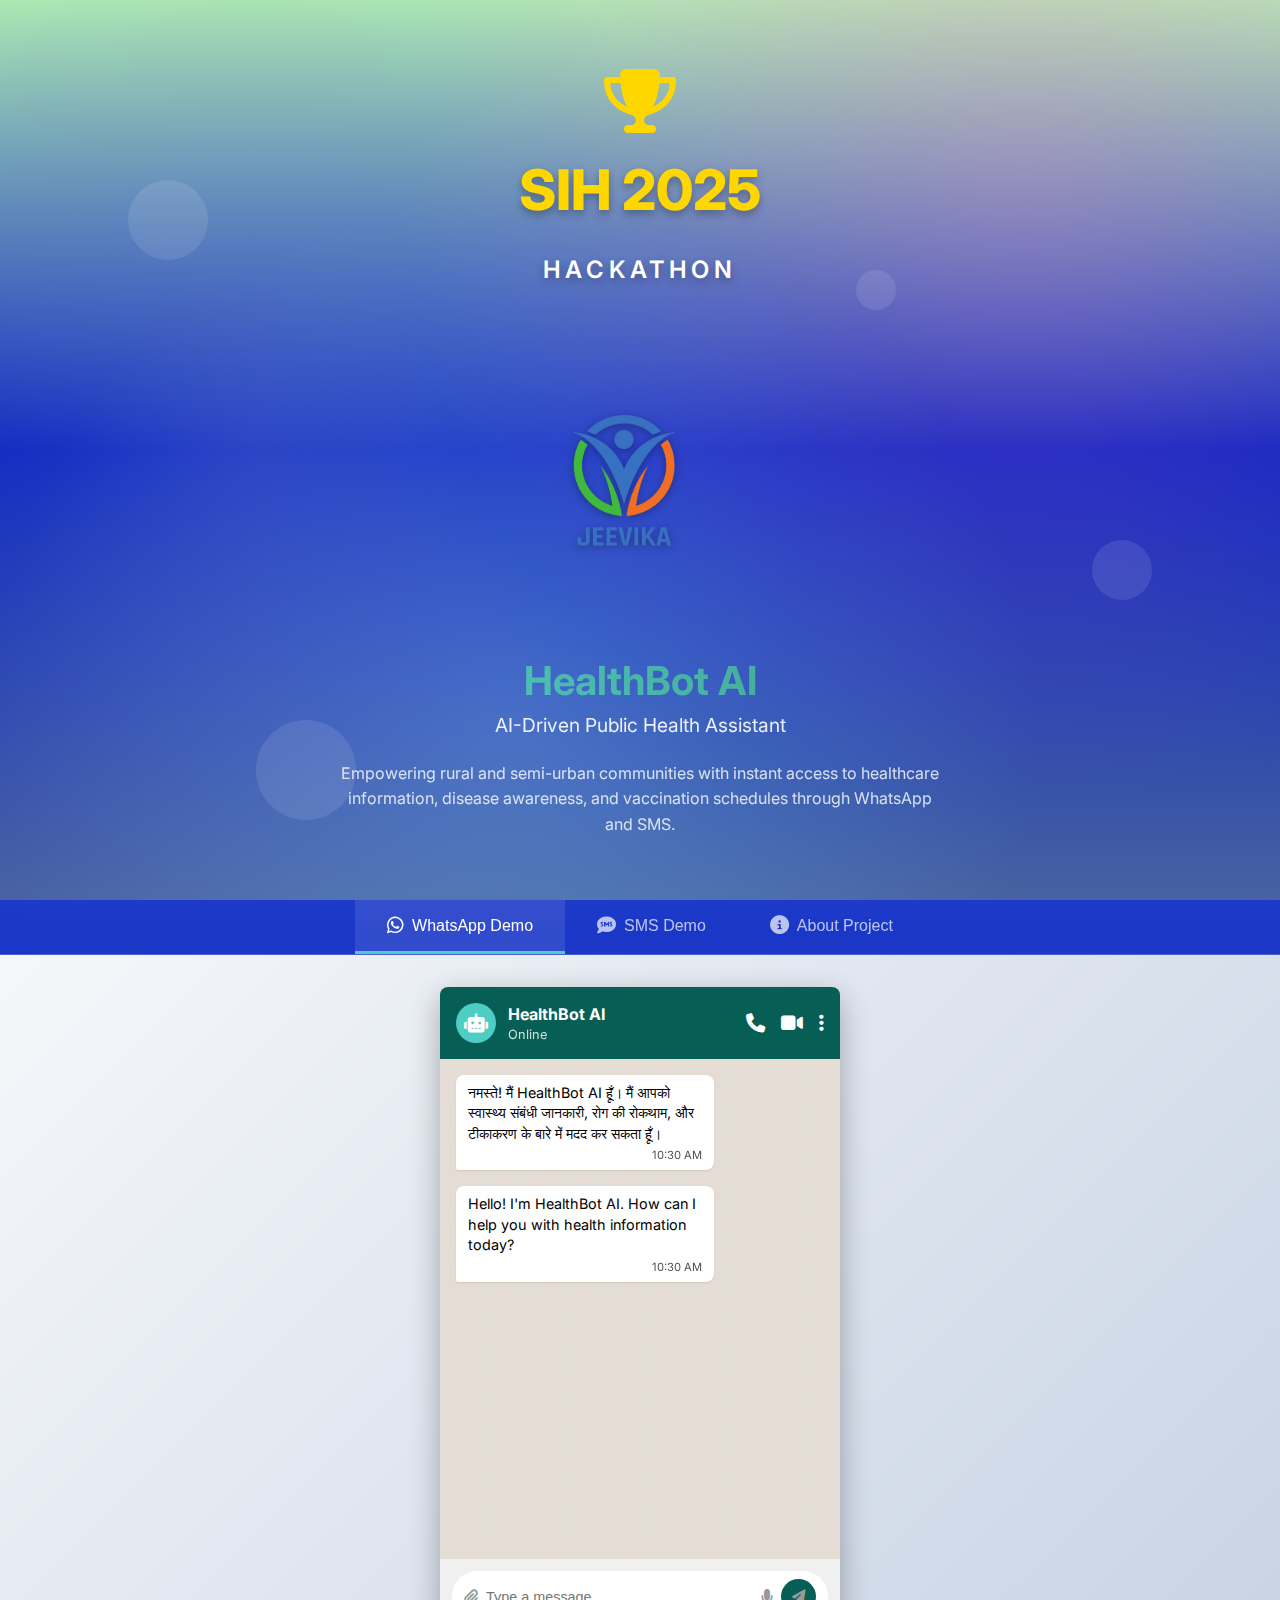
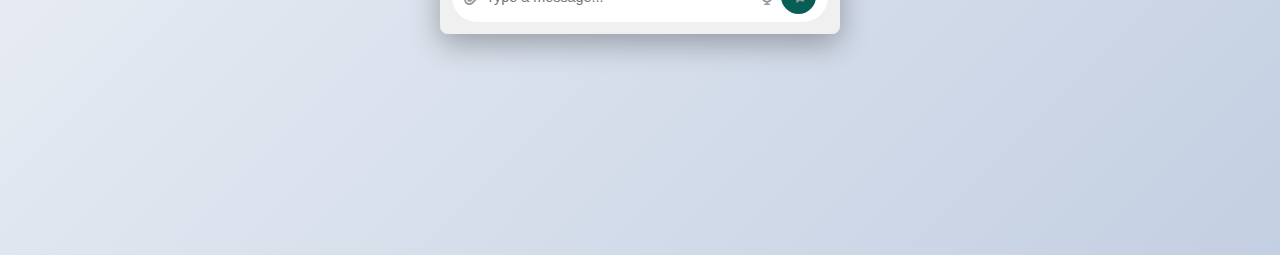
<file: index.html>
<!DOCTYPE html>
<html lang="en">
<head>
    <meta charset="UTF-8">
    <meta name="viewport" content="width=device-width, initial-scale=1.0">
    <title>HealthBot AI - SIH 2025</title>
    <link rel="stylesheet" href="styles.css">
    <link href="https://fonts.googleapis.com/css2?family=Inter:wght@300;400;500;600;700;800&display=swap" rel="stylesheet">
    <link rel="stylesheet" href="https://cdnjs.cloudflare.com/ajax/libs/font-awesome/6.4.0/css/all.min.css">
</head>
<body>
    <!-- Header Section -->
    <header class="hero-section">
        <div class="hero-background">
            <div class="floating-elements">
                <div class="floating-element"></div>
                <div class="floating-element"></div>
                <div class="floating-element"></div>
                <div class="floating-element"></div>
            </div>
        </div>
        
        <div class="hero-content">
            <div class="sih-branding">
                <div class="sih-logo">
                    <i class="fas fa-trophy"></i>
                </div>
                <h1 class="sih-title">
                    <span class="sih-text">SIH 2025</span>
                    <span class="hackathon-text">HACKATHON</span>
                </h1>
            </div>
            
            <div class="chatbot-intro">
                <div class="logos-container">
                    <div class="jeevika-logo">
                        <div class="jeevika-icon">
                            <img src="JEEVIKA (1).png" alt="Jeevika Logo" class="jeevika-logo-img">
                        </div>
                        
                    </div>
                    <div class="chatbot-logo">
          
                    </div>
                </div>
                <h2 class="chatbot-name">HealthBot AI</h2>
                <p class="chatbot-tagline">AI-Driven Public Health Assistant</p>
                <div class="chatbot-description">
                    <p>Empowering rural and semi-urban communities with instant access to healthcare information, disease awareness, and vaccination schedules through WhatsApp and SMS.</p>
                </div>
            </div>
        </div>
    </header>

    <!-- Navigation Tabs -->
    <nav class="tab-navigation">
        <div class="tab-container">
            <button class="tab-btn active" data-tab="whatsapp">
                <i class="fab fa-whatsapp"></i>
                <span>WhatsApp Demo</span>
            </button>
            <button class="tab-btn" data-tab="sms">
                <i class="fas fa-sms"></i>
                <span>SMS Demo</span>
            </button>
            <button class="tab-btn" data-tab="about">
                <i class="fas fa-info-circle"></i>
                <span>About Project</span>
            </button>
        </div>
    </nav>

    <!-- Tab Content -->
    <main class="main-content">
        <!-- WhatsApp Tab -->
        <div class="tab-content active" id="whatsapp-tab">
            <div class="whatsapp-container">
                <div class="whatsapp-header">
                    <div class="whatsapp-contact">
                        <div class="contact-avatar">
                            <i class="fas fa-robot"></i>
                        </div>
                        <div class="contact-info">
                            <h3>HealthBot AI</h3>
                            <p class="online-status">Online</p>
                        </div>
                    </div>
                    <div class="whatsapp-actions">
                        <i class="fas fa-phone"></i>
                        <i class="fas fa-video"></i>
                        <i class="fas fa-ellipsis-v"></i>
                    </div>
                </div>
                
                <div class="whatsapp-chat">
                    <div class="chat-messages" id="whatsapp-messages">
                        <div class="message bot-message">
                            <div class="message-content">
                                <p>नमस्ते! मैं HealthBot AI हूँ। मैं आपको स्वास्थ्य संबंधी जानकारी, रोग की रोकथाम, और टीकाकरण के बारे में मदद कर सकता हूँ।</p>
                                <span class="message-time">10:30 AM</span>
                            </div>
                        </div>
                        <div class="message bot-message">
                            <div class="message-content">
                                <p>Hello! I'm HealthBot AI. How can I help you with health information today?</p>
                                <span class="message-time">10:30 AM</span>
                            </div>
                        </div>
                    </div>
                </div>
                
                <div class="whatsapp-input">
                    <div class="input-container">
                        <i class="fas fa-paperclip"></i>
                        <input type="text" id="whatsapp-input" placeholder="Type a message...">
                        <i class="fas fa-microphone"></i>
                        <button class="send-btn" id="whatsapp-send">
                            <i class="fas fa-paper-plane"></i>
                        </button>
                    </div>
                </div>
            </div>
        </div>

        <!-- SMS Tab -->
        <div class="tab-content" id="sms-tab">
            <div class="sms-container">
                <div class="sms-header">
                    <div class="sms-contact">
                        <i class="fas fa-arrow-left"></i>
                        <div class="contact-info">
                            <h3>HealthBot AI</h3>
                            <p>+91-XXXX-HEALTH</p>
                        </div>
                    </div>
                    <div class="sms-actions">
                        <i class="fas fa-phone"></i>
                        <i class="fas fa-ellipsis-v"></i>
                    </div>
                </div>
                
                <div class="sms-chat">
                    <div class="chat-messages" id="sms-messages">
                        <div class="message bot-message">
                            <div class="message-content">
                                <p>Welcome to HealthBot AI! Send 'HELP' for assistance or ask any health-related question.</p>
                                <span class="message-time">10:30 AM</span>
                            </div>
                        </div>
                    </div>
                </div>
                
                <div class="sms-input">
                    <div class="input-container">
                        <input type="text" id="sms-input" placeholder="Type your message...">
                        <button class="send-btn" id="sms-send">
                            <i class="fas fa-paper-plane"></i>
                        </button>
                    </div>
                </div>
            </div>
        </div>

        <!-- About Tab -->
        <div class="tab-content" id="about-tab">
            <div class="about-container">
                <div class="about-hero">
                    <div class="about-3d-element">
                        <div class="rotating-cube">
                            <div class="cube-face front"><i class="fas fa-heartbeat"></i></div>
                            <div class="cube-face back"><i class="fas fa-shield-alt"></i></div>
                            <div class="cube-face right"><i class="fas fa-syringe"></i></div>
                            <div class="cube-face left"><i class="fas fa-hospital"></i></div>
                            <div class="cube-face top"><i class="fas fa-user-md"></i></div>
                            <div class="cube-face bottom"><i class="fas fa-pills"></i></div>
                        </div>
                    </div>
                    <h2>AI-Driven Public Health Revolution</h2>
                    <p>Transforming healthcare accessibility in rural and semi-urban India</p>
                </div>

                <div class="about-sections">
                    <section class="about-section" data-animate="slide-up">
                        <div class="section-icon">
                            <i class="fas fa-bullseye"></i>
                        </div>
                        <h3>Problem Statement</h3>
                        <p>Limited healthcare awareness and accessibility in rural areas leading to preventable diseases and delayed medical interventions.</p>
                    </section>

                    <section class="about-section" data-animate="slide-up">
                        <div class="section-icon">
                            <i class="fas fa-lightbulb"></i>
                        </div>
                        <h3>Our Solution</h3>
                        <p>A multilingual AI chatbot providing instant healthcare guidance, disease awareness, vaccination schedules, and real-time outbreak alerts through familiar platforms like WhatsApp and SMS.</p>
                    </section>

                    <section class="about-section" data-animate="slide-up">
                        <div class="section-icon">
                            <i class="fas fa-chart-line"></i>
                        </div>
                        <h3>Expected Impact</h3>
                        <div class="impact-stats">
                            <div class="stat-item">
                                <div class="stat-number">80%</div>
                                <div class="stat-label">Query Accuracy</div>
                            </div>
                            <div class="stat-item">
                                <div class="stat-number">20%</div>
                                <div class="stat-label">Awareness Increase</div>
                            </div>
                            <div class="stat-item">
                                <div class="stat-number">5M+</div>
                                <div class="stat-label">Rural Population Reached</div>
                            </div>
                        </div>
                    </section>

                    <section class="about-section" data-animate="slide-up">
                        <div class="section-icon">
                            <i class="fas fa-cogs"></i>
                        </div>
                        <h3>Technical Architecture</h3>
                        <div class="tech-stack">
                            <div class="tech-item">
                                <i class="fas fa-brain"></i>
                                <span>NLP (Rasa/Dialogflow)</span>
                            </div>
                            <div class="tech-item">
                                <i class="fas fa-cloud"></i>
                                <span>Cloud Deployment</span>
                            </div>
                            <div class="tech-item">
                                <i class="fas fa-database"></i>
                                <span>Government Health APIs</span>
                            </div>
                            <div class="tech-item">
                                <i class="fas fa-mobile-alt"></i>
                                <span>WhatsApp/SMS Integration</span>
                            </div>
                        </div>
                    </section>

                    <section class="about-section" data-animate="slide-up">
                        <div class="section-icon">
                            <i class="fas fa-globe"></i>
                        </div>
                        <h3>Multilingual Support</h3>
                        <div class="language-grid">
                            <div class="language-item">हिंदी</div>
                            <div class="language-item">English</div>
                            <div class="language-item">বাংলা</div>
                            <div class="language-item">தமிழ்</div>
                            <div class="language-item">తెలుగు</div>
                            <div class="language-item">ಕನ್ನಡ</div>
                        </div>
                    </section>
                </div>
            </div>
        </div>
    </main>

    <script src="script.js"></script>
</body>
</html>
</file>
<file: styles.css>
/* Reset and base styles */
* {
    margin: 0;
    padding: 0;
    box-sizing: border-box;
}

body {
    font-family: 'Inter', sans-serif;
    background: linear-gradient(90deg, #4863A0 0%, #0020C2 50%, #ADEBB3 100%);
    background: -webkit-linear-gradient(90deg, #4863A0 0%, #0020C2 50%, #ADEBB3 100%);
    background: -moz-linear-gradient(90deg, #4863A0 0%, #0020C2 50%, #ADEBB3 100%);
    min-height: 100vh;
    overflow-x: hidden;
}

/* Hero Section */
.hero-section {
    position: relative;
    height: 100vh;
    display: flex;
    align-items: center;
    justify-content: center;
    background: linear-gradient(90deg, #4863A0 0%, #0020C2 50%, #ADEBB3 100%);
    background: -webkit-linear-gradient(90deg, #4863A0 0%, #0020C2 50%, #ADEBB3 100%);
    background: -moz-linear-gradient(90deg, #4863A0 0%, #0020C2 50%, #ADEBB3 100%);
    overflow: hidden;
}

.hero-background {
    position: absolute;
    top: 0;
    left: 0;
    right: 0;
    bottom: 0;
    background: radial-gradient(circle at 20% 50%, rgba(120, 119, 198, 0.3) 0%, transparent 50%),
                radial-gradient(circle at 80% 20%, rgba(255, 119, 198, 0.3) 0%, transparent 50%),
                radial-gradient(circle at 40% 80%, rgba(120, 200, 255, 0.3) 0%, transparent 50%);
}

.floating-elements {
    position: absolute;
    width: 100%;
    height: 100%;
}

.floating-element {
    position: absolute;
    background: rgba(255, 255, 255, 0.1);
    border-radius: 50%;
    animation: float 6s ease-in-out infinite;
}

.floating-element:nth-child(1) {
    width: 80px;
    height: 80px;
    top: 20%;
    left: 10%;
    animation-delay: 0s;
}

.floating-element:nth-child(2) {
    width: 60px;
    height: 60px;
    top: 60%;
    right: 10%;
    animation-delay: 2s;
}

.floating-element:nth-child(3) {
    width: 100px;
    height: 100px;
    top: 80%;
    left: 20%;
    animation-delay: 4s;
}

.floating-element:nth-child(4) {
    width: 40px;
    height: 40px;
    top: 30%;
    right: 30%;
    animation-delay: 1s;
}

@keyframes float {
    0%, 100% { transform: translateY(0px) rotate(0deg); }
    50% { transform: translateY(-20px) rotate(180deg); }
}

.hero-content {
    text-align: center;
    z-index: 10;
    color: white;
    max-width: 800px;
    padding: 0 20px;
}

.sih-branding {
    margin-bottom: 3rem;
}

.sih-logo {
    font-size: 4rem;
    color: #FFD700;
    margin-bottom: 1rem;
    animation: pulse 2s ease-in-out infinite;
}

@keyframes pulse {
    0%, 100% { transform: scale(1); }
    50% { transform: scale(1.1); }
}

.sih-title {
    font-size: 3.5rem;
    font-weight: 800;
    text-shadow: 0 4px 8px rgba(0, 0, 0, 0.3);
    margin-bottom: 0.5rem;
}

.sih-text {
    color: #FFD700;
    display: block;
}

.hackathon-text {
    color: #fff;
    font-size: 1.5rem;
    font-weight: 600;
    letter-spacing: 0.2em;
}

.chatbot-intro {
    margin-top: 2rem;
}

.logos-container {
    display: flex;
    align-items: center;
    justify-content: center;
    gap: 2rem;
    margin-bottom: 1rem;
}

.jeevika-logo {
    display: flex;
    flex-direction: column;
    align-items: center;
    gap: 0.5rem;
}

.jeevika-icon {
    font-size: 3rem;
    color: #90EE90;
    animation: grow 2s ease-in-out infinite;
    display: flex;
    align-items: center;
    justify-content: center;
}

.jeevika-logo-img {
    width: 300px;
    height: 300px;
    object-fit: contain;
    filter: drop-shadow(0 2px 4px rgba(0, 0, 0, 0.3));
    animation: grow 2s ease-in-out infinite;
}

.jeevika-text {
    font-size: 1.2rem;
    font-weight: 700;
    color: #90EE90;
    letter-spacing: 0.1em;
    text-shadow: 0 2px 4px rgba(0, 0, 0, 0.3);
}

.chatbot-logo {
    font-size: 3rem;
    color: #4ECDC4;
    animation: bounce 2s ease-in-out infinite;
}

@keyframes grow {
    0%, 100% { transform: scale(1); }
    50% { transform: scale(1.1); }
}

@keyframes bounce {
    0%, 20%, 50%, 80%, 100% { transform: translateY(0); }
    40% { transform: translateY(-10px); }
    60% { transform: translateY(-5px); }
}

.chatbot-name {
    font-size: 2.5rem;
    font-weight: 700;
    margin-bottom: 0.5rem;
    background: linear-gradient(45deg, #4ECDC4, #44A08D);
    -webkit-background-clip: text;
    -webkit-text-fill-color: transparent;
    background-clip: text;
}

.chatbot-tagline {
    font-size: 1.2rem;
    margin-bottom: 1.5rem;
    opacity: 0.9;
}

.chatbot-description p {
    font-size: 1rem;
    line-height: 1.6;
    opacity: 0.8;
    max-width: 600px;
    margin: 0 auto;
}

/* Tab Navigation */
.tab-navigation {
    background: rgba(255, 255, 255, 0.1);
    backdrop-filter: blur(10px);
    border-bottom: 1px solid rgba(255, 255, 255, 0.2);
    padding: 0;
    position: sticky;
    top: 0;
    z-index: 100;
}

.tab-container {
    display: flex;
    justify-content: center;
    max-width: 800px;
    margin: 0 auto;
}

.tab-btn {
    background: none;
    border: none;
    padding: 1rem 2rem;
    color: rgba(255, 255, 255, 0.7);
    font-size: 1rem;
    font-weight: 500;
    cursor: pointer;
    display: flex;
    align-items: center;
    gap: 0.5rem;
    transition: all 0.3s ease;
    border-bottom: 3px solid transparent;
}

.tab-btn:hover {
    color: white;
    background: rgba(255, 255, 255, 0.1);
}

.tab-btn.active {
    color: white;
    border-bottom-color: #4ECDC4;
    background: rgba(255, 255, 255, 0.1);
}

.tab-btn i {
    font-size: 1.2rem;
}

/* Main Content */
.main-content {
    min-height: 100vh;
    background: linear-gradient(135deg, #f5f7fa 0%, #c3cfe2 100%);
}

.tab-content {
    display: none;
    min-height: 100vh;
    padding: 2rem;
}

.tab-content.active {
    display: block;
}

/* WhatsApp Interface */
.whatsapp-container {
    max-width: 400px;
    margin: 0 auto;
    background: #e5ddd5;
    border-radius: 8px;
    overflow: hidden;
    box-shadow: 0 10px 30px rgba(0, 0, 0, 0.3);
}

.whatsapp-header {
    background: #075e54;
    color: white;
    padding: 1rem;
    display: flex;
    justify-content: space-between;
    align-items: center;
}

.whatsapp-contact {
    display: flex;
    align-items: center;
    gap: 0.75rem;
}

.contact-avatar {
    width: 40px;
    height: 40px;
    background: #4ECDC4;
    border-radius: 50%;
    display: flex;
    align-items: center;
    justify-content: center;
    font-size: 1.2rem;
}

.contact-info h3 {
    font-size: 1rem;
    margin-bottom: 0.2rem;
}

.online-status {
    font-size: 0.8rem;
    opacity: 0.8;
}

.whatsapp-actions {
    display: flex;
    gap: 1rem;
    font-size: 1.2rem;
}

.whatsapp-actions i {
    cursor: pointer;
    transition: opacity 0.2s;
}

.whatsapp-actions i:hover {
    opacity: 0.7;
}

.whatsapp-chat {
    height: 500px;
    overflow-y: auto;
    padding: 1rem;
    background-image: url("data:image/svg+xml,%3Csvg width='40' height='40' viewBox='0 0 40 40' xmlns='http://www.w3.org/2000/svg'%3E%3Cg fill='%23d4e1d8' fill-opacity='0.1'%3E%3Cpath d='M20 20c0-11.046-8.954-20-20-20s-20 8.954-20 20 8.954 20 20 20 20-8.954 20-20z'/%3E%3C/g%3E%3C/svg%3E");
}

.message {
    margin-bottom: 1rem;
    display: flex;
}

.bot-message {
    justify-content: flex-start;
}

.user-message {
    justify-content: flex-end;
}

.message-content {
    max-width: 70%;
    padding: 0.5rem 0.75rem;
    border-radius: 8px;
    position: relative;
    animation: slideIn 0.3s ease;
}

@keyframes slideIn {
    from {
        transform: translateY(20px);
        opacity: 0;
    }
    to {
        transform: translateY(0);
        opacity: 1;
    }
}

.bot-message .message-content {
    background: white;
    border-bottom-left-radius: 2px;
    box-shadow: 0 1px 2px rgba(0, 0, 0, 0.1);
}

.user-message .message-content {
    background: #dcf8c6;
    border-bottom-right-radius: 2px;
    box-shadow: 0 1px 2px rgba(0, 0, 0, 0.1);
}

.message-content p {
    margin: 0;
    font-size: 0.9rem;
    line-height: 1.4;
}

.message-time {
    font-size: 0.7rem;
    opacity: 0.7;
    display: block;
    text-align: right;
    margin-top: 0.3rem;
}

.whatsapp-input {
    background: #f0f0f0;
    padding: 0.75rem;
}

.input-container {
    display: flex;
    align-items: center;
    gap: 0.5rem;
    background: white;
    border-radius: 25px;
    padding: 0.5rem 0.75rem;
}

.input-container i {
    color: #999;
    cursor: pointer;
}

.input-container input {
    flex: 1;
    border: none;
    outline: none;
    font-size: 0.9rem;
    padding: 0.5rem 0;
}

.send-btn {
    background: #075e54;
    color: white;
    border: none;
    border-radius: 50%;
    width: 35px;
    height: 35px;
    display: flex;
    align-items: center;
    justify-content: center;
    cursor: pointer;
    transition: background-color 0.2s;
}

.send-btn:hover {
    background: #064e46;
}

/* SMS Interface */
.sms-container {
    max-width: 400px;
    margin: 0 auto;
    background: #f8f9fa;
    border-radius: 12px;
    overflow: hidden;
    box-shadow: 0 10px 30px rgba(0, 0, 0, 0.2);
}

.sms-header {
    background: linear-gradient(135deg, #667eea 0%, #764ba2 100%);
    color: white;
    padding: 1rem;
    display: flex;
    justify-content: space-between;
    align-items: center;
}

.sms-contact {
    display: flex;
    align-items: center;
    gap: 0.75rem;
}

.sms-contact i {
    font-size: 1.2rem;
}

.sms-actions {
    display: flex;
    gap: 1rem;
    font-size: 1.2rem;
}

.sms-chat {
    height: 500px;
    overflow-y: auto;
    padding: 1rem;
    background: #ffffff;
}

.sms-chat .bot-message .message-content {
    background: #e3f2fd;
    border: 1px solid #bbdefb;
}

.sms-chat .user-message .message-content {
    background: #4caf50;
    color: white;
}

.sms-input {
    background: #f5f5f5;
    padding: 0.75rem;
}

.sms-input .input-container {
    background: white;
    border: 1px solid #ddd;
    border-radius: 8px;
}

.sms-input .send-btn {
    background: #4caf50;
    border-radius: 8px;
    width: auto;
    height: auto;
    padding: 0.5rem 1rem;
}

.sms-input .send-btn:hover {
    background: #45a049;
}

/* About Section */
.about-container {
    max-width: 1200px;
    margin: 0 auto;
    padding: 2rem;
}

.about-hero {
    text-align: center;
    margin-bottom: 4rem;
    position: relative;
    perspective: 1000px;
}

.about-3d-element {
    margin-bottom: 2rem;
}

.rotating-cube {
    width: 120px;
    height: 120px;
    position: relative;
    margin: 0 auto;
    transform-style: preserve-3d;
    animation: rotateCube 8s linear infinite;
}

@keyframes rotateCube {
    0% { transform: rotateX(0deg) rotateY(0deg); }
    100% { transform: rotateX(360deg) rotateY(360deg); }
}

.cube-face {
    position: absolute;
    width: 120px;
    height: 120px;
    background: linear-gradient(135deg, #4ECDC4, #44A08D);
    border: 2px solid rgba(255, 255, 255, 0.3);
    display: flex;
    align-items: center;
    justify-content: center;
    font-size: 2rem;
    color: white;
    opacity: 0.9;
}

.cube-face.front { transform: rotateY(0deg) translateZ(60px); }
.cube-face.back { transform: rotateY(180deg) translateZ(60px); }
.cube-face.right { transform: rotateY(90deg) translateZ(60px); }
.cube-face.left { transform: rotateY(-90deg) translateZ(60px); }
.cube-face.top { transform: rotateX(90deg) translateZ(60px); }
.cube-face.bottom { transform: rotateX(-90deg) translateZ(60px); }

.about-hero h2 {
    font-size: 2.5rem;
    font-weight: 700;
    margin-bottom: 1rem;
    background: linear-gradient(135deg, #667eea 0%, #764ba2 100%);
    -webkit-background-clip: text;
    -webkit-text-fill-color: transparent;
    background-clip: text;
}

.about-hero p {
    font-size: 1.2rem;
    color: #666;
    opacity: 0.8;
}

.about-sections {
    display: grid;
    gap: 3rem;
}

.about-section {
    background: white;
    padding: 2rem;
    border-radius: 16px;
    box-shadow: 0 8px 32px rgba(0, 0, 0, 0.1);
    transform: translateY(50px);
    opacity: 0;
    transition: all 0.8s cubic-bezier(0.25, 0.8, 0.25, 1);
}

.about-section.animate {
    transform: translateY(0);
    opacity: 1;
}

.section-icon {
    width: 60px;
    height: 60px;
    background: linear-gradient(135deg, #4ECDC4, #44A08D);
    border-radius: 16px;
    display: flex;
    align-items: center;
    justify-content: center;
    font-size: 1.5rem;
    color: white;
    margin-bottom: 1.5rem;
}

.about-section h3 {
    font-size: 1.5rem;
    font-weight: 600;
    margin-bottom: 1rem;
    color: #333;
}

.about-section p {
    font-size: 1rem;
    line-height: 1.6;
    color: #666;
    margin-bottom: 1rem;
}

.impact-stats {
    display: grid;
    grid-template-columns: repeat(auto-fit, minmax(150px, 1fr));
    gap: 1.5rem;
    margin-top: 2rem;
}

.stat-item {
    text-align: center;
    padding: 1.5rem;
    background: linear-gradient(135deg, #667eea 0%, #764ba2 100%);
    border-radius: 12px;
    color: white;
}

.stat-number {
    font-size: 2rem;
    font-weight: 700;
    margin-bottom: 0.5rem;
}

.stat-label {
    font-size: 0.9rem;
    opacity: 0.9;
}

.tech-stack {
    display: grid;
    grid-template-columns: repeat(auto-fit, minmax(200px, 1fr));
    gap: 1rem;
    margin-top: 1.5rem;
}

.tech-item {
    display: flex;
    align-items: center;
    gap: 0.75rem;
    padding: 1rem;
    background: #f8f9fa;
    border-radius: 8px;
    border: 2px solid #e9ecef;
    transition: all 0.3s ease;
}

.tech-item:hover {
    border-color: #4ECDC4;
    transform: translateY(-2px);
}

.tech-item i {
    font-size: 1.2rem;
    color: #4ECDC4;
}

.language-grid {
    display: grid;
    grid-template-columns: repeat(auto-fit, minmax(100px, 1fr));
    gap: 1rem;
    margin-top: 1.5rem;
}

.language-item {
    padding: 0.75rem;
    background: linear-gradient(135deg, #4ECDC4, #44A08D);
    color: white;
    text-align: center;
    border-radius: 8px;
    font-weight: 500;
    transform: scale(1);
    transition: transform 0.2s ease;
}

.language-item:hover {
    transform: scale(1.05);
}

/* Responsive Design */
@media (max-width: 768px) {
    .hero-content {
        padding: 0 1rem;
    }
    
    .sih-title {
        font-size: 2.5rem;
    }
    
    .chatbot-name {
        font-size: 2rem;
    }
    
    .logos-container {
        gap: 1rem;
        flex-wrap: wrap;
    }
    
    .jeevika-icon {
        font-size: 2.5rem;
    }
    
    .jeevika-logo-img {
        width: 80px;
        height: 80px;
    }
    
    .jeevika-text {
        font-size: 1rem;
    }
    
    .chatbot-logo {
        font-size: 2.5rem;
    }
    
    .tab-container {
        flex-direction: column;
        align-items: center;
    }
    
    .tab-btn {
        width: 100%;
        justify-content: center;
    }
    
    .whatsapp-container,
    .sms-container {
        max-width: 100%;
        margin: 0;
    }
    
    .about-hero h2 {
        font-size: 2rem;
    }
    
    .rotating-cube {
        width: 80px;
        height: 80px;
    }
    
    .cube-face {
        width: 80px;
        height: 80px;
        font-size: 1.5rem;
    }
    
    .cube-face.front,
    .cube-face.back { transform: rotateY(0deg) translateZ(40px); }
    .cube-face.right { transform: rotateY(90deg) translateZ(40px); }
    .cube-face.left { transform: rotateY(-90deg) translateZ(40px); }
    .cube-face.top { transform: rotateX(90deg) translateZ(40px); }
    .cube-face.bottom { transform: rotateX(-90deg) translateZ(40px); }
}

/* Scrollbar Styling */
::-webkit-scrollbar {
    width: 6px;
}

::-webkit-scrollbar-track {
    background: #f1f1f1;
    border-radius: 3px;
}

::-webkit-scrollbar-thumb {
    background: #4ECDC4;
    border-radius: 3px;
}

::-webkit-scrollbar-thumb:hover {
    background: #44A08D;
}

/* Loading animation for messages */
.typing-indicator {
    display: flex;
    align-items: center;
    gap: 0.25rem;
    padding: 0.75rem;
}

.typing-dot {
    width: 8px;
    height: 8px;
    border-radius: 50%;
    background: #999;
    animation: typing 1.4s ease-in-out infinite;
}

.typing-dot:nth-child(2) {
    animation-delay: 0.2s;
}

.typing-dot:nth-child(3) {
    animation-delay: 0.4s;
}

@keyframes typing {
    0%, 60%, 100% {
        transform: translateY(0);
        opacity: 0.5;
    }
    30% {
        transform: translateY(-10px);
        opacity: 1;
    }
}
</file>
